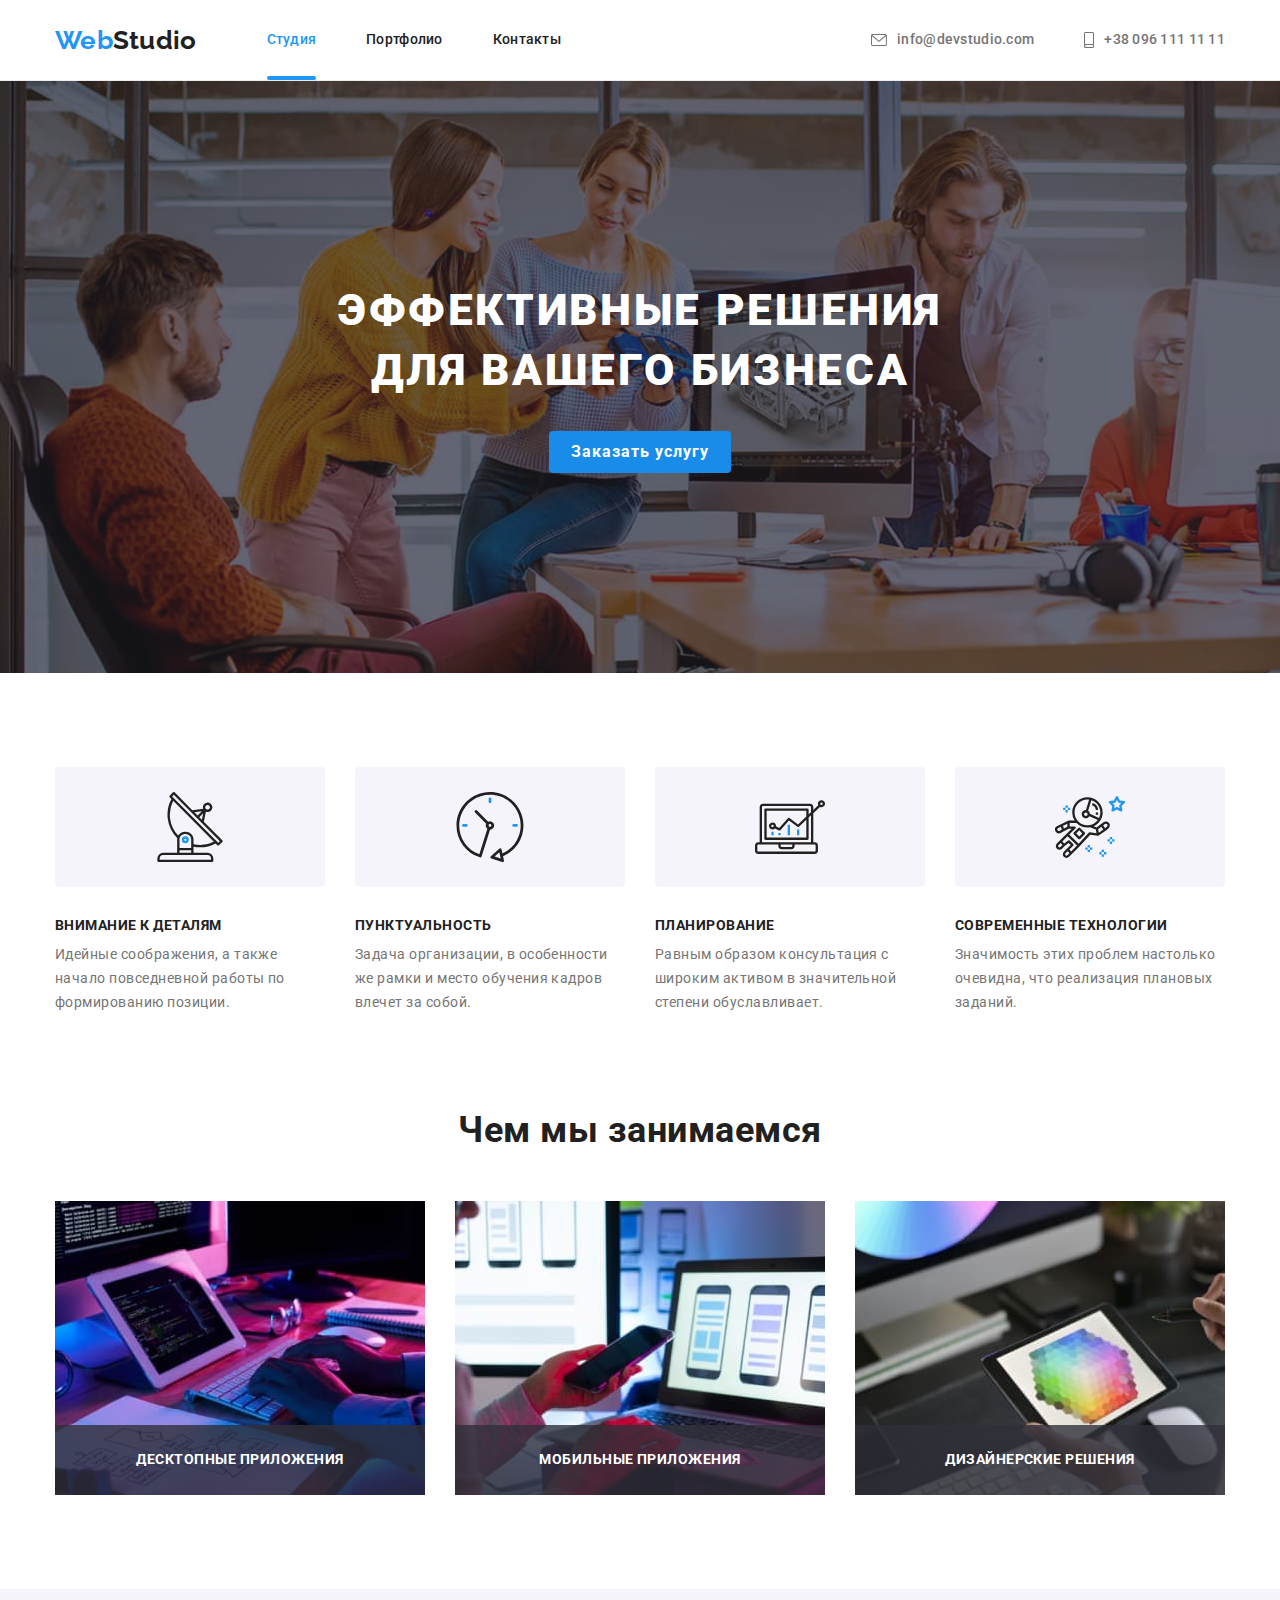
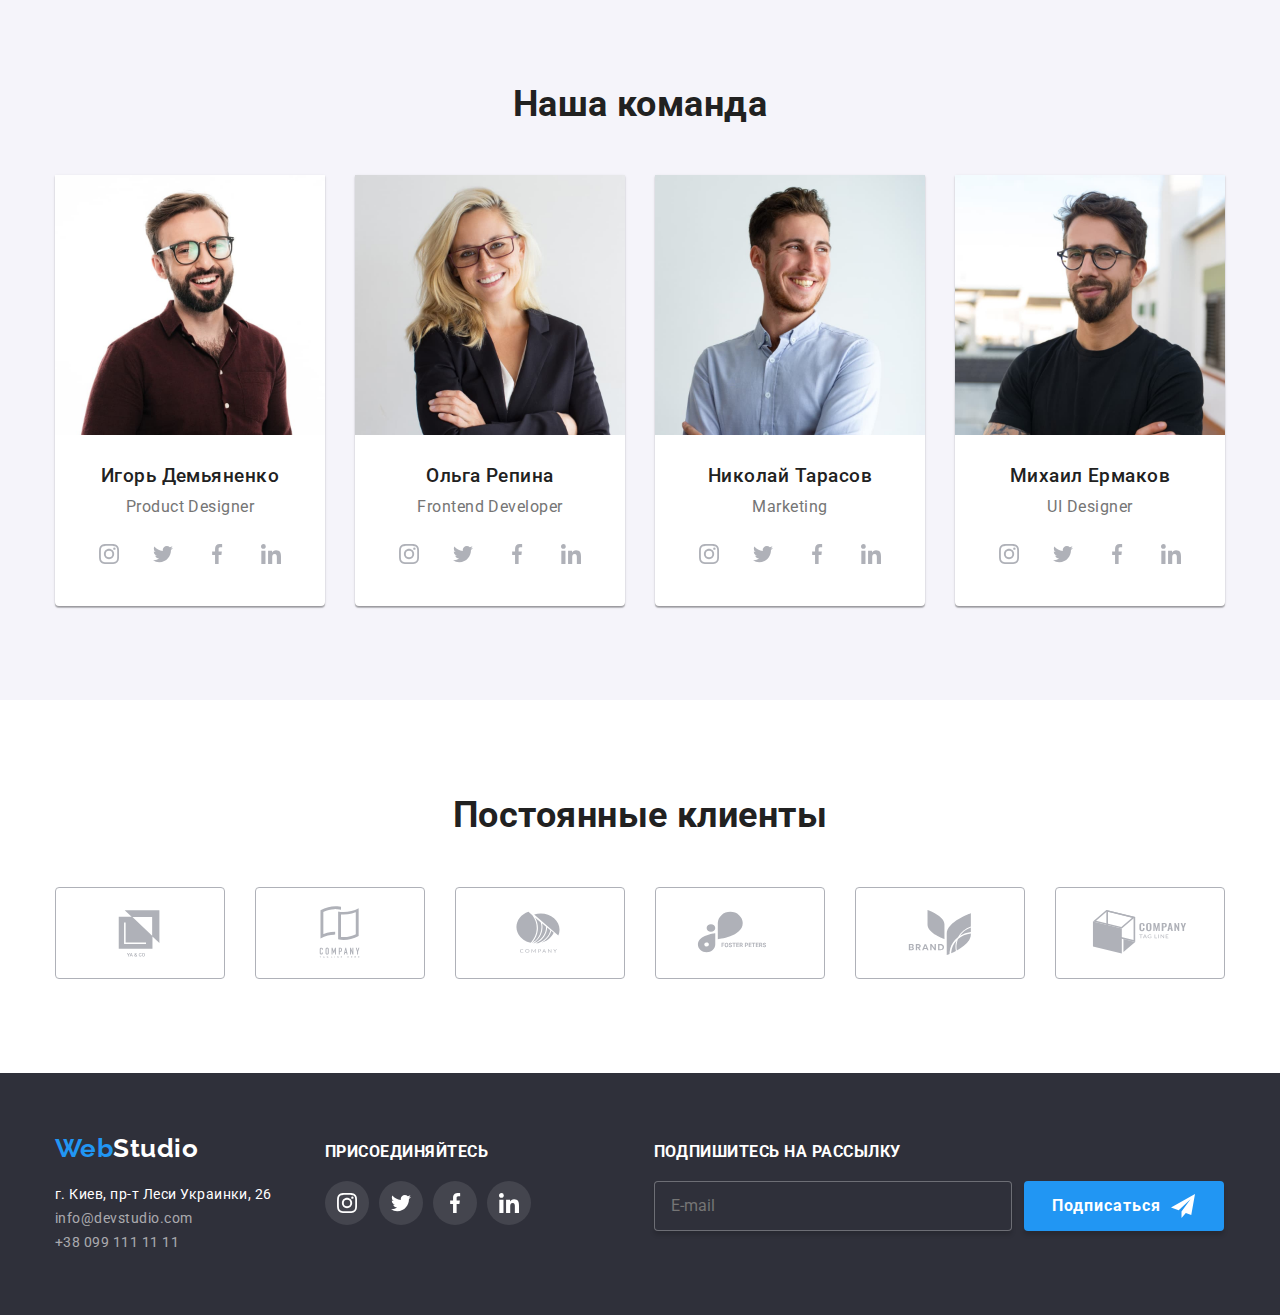
<file: index.html>
<!DOCTYPE html>
<html lang="ru">

<head>
    <meta charset="UTF-8">
    <meta http-equiv="X-UA-Compatible" content="IE=edge">
    <meta name="viewport" content="width=device-width, initial-scale=1.0">
    <title>Homework_2</title>
    <link rel="preconnect" href="https://fonts.gstatic.com">
    <link
        href="https://fonts.googleapis.com/css2?family=Raleway:wght@700&family=Roboto:wght@400;500;700;900&display=swap"
        rel="stylesheet">
    <link rel="stylesheet"
        href="https://cdnjs.cloudflare.com/ajax/libs/modern-normalize/0.6.0/modern-normalize.min.css" />
    <link rel="stylesheet" href="./css/styles.css">
</head>
<body>
    <header class="page-header">
       <div class="container ">
            <nav class="site-nav list">
                <a class="logo" href="./index.html"> <span>Web</span>Studio</a>
                <ul class="nav-list list">
                    <li class="nav-item">
                        <a class="link current" href="./index.html">Студия</a>
                    </li>
                    <li class="nav-item">
                        <a class="link" href="./portfolio.html">Портфолио</a>
                    </li>
                    <li class="nav-item">
                        <a class="link" href="#">Контакты</a>
                    </li>
                </ul>
            </nav>
            <ul class="contacts-list list">
              <li class="list-item">
                <a class="link" href="mailto:info@devstudio.com">
                  <svg class="contact-icon" width="16" height="12">
                    <use href="./images/symbol.svg#envelope"></use>
                      </svg> info@devstudio.com
                </a>
              </li>
              <li class="list-item">
                <a class="link" href="tel:+380961111111">
                  <svg class="contact-icon" width='10' height='16'>
                    <use href="./images/symbol.svg#smartphone"></use>
                  </svg> +38 096 111 11 11</a>
              </li>
            </ul>   
        </div>         
      </header>
    <main>
        <section class="hero">
            <div class="container">
                <div class="hero-position">
                    <h1 class="hero-title">Эффективные решения <br> для вашего бизнеса</h1>
                    <button data-modal-open class="hero-button" type="button">Заказать услугу</button>
                </div>
            </div>
        </section>
        <section class="advantages section">
            <div class="container">
                <!-- <h2>Преимущества (advantages)</h2> -->
                <ul class="advantages-list list">
                    <li class="advantages-item">
                        <div class="advantages-wrapper">
                            <svg class="advantages-icon" width='70' height='70'>
                                <use href="./images/symbol.svg#antenna"></use>
                            </svg>
                        </div>   
                        <h3 class="advantages-title">Внимание к деталям</h3>
                        <p class="advantages-text">Идейные соображения, а также начало повседневной работы по
                            формированию позиции.</p>
                    </li>

                    <li class="advantages-item">
                        <div class="advantages-wrapper">
                            <svg class="advantages-icon" width='70' height='70'>
                                <use href="./images/symbol.svg#clock"></use>
                            </svg>
                        </div>                        
                        <h3 class="advantages-title">Пунктуальность</h3>
                        <p class="advantages-text">Задача организации, в особенности же рамки и место обучения кадров
                            влечет за собой.</p>
                    </li>

                    <li class="advantages-item">
                        <div class="advantages-wrapper">
                            <svg class="advantages-icon" width='70' height='70'>
                                <use href="./images/symbol.svg#diagram"></use>
                            </svg>
                        </div>
                        <h3 class="advantages-title">Планирование</h3>
                        <p class="advantages-text">Равным образом консультация с широким активом в значительной степени
                            обуславливает.</p>
                    </li>

                    <li class="advantages-item">
                        <div class="advantages-wrapper">
                            <svg class="advantages-icon" width='70' height='70'>
                                <use href="./images/symbol.svg#astronaut"></use>
                            </svg>
                        </div>
                        <h3 class="advantages-title">Современные технологии</h3>
                        <p class="advantages-text">Значимость этих проблем настолько очевидна, что реализация плановых
                            заданий.</p>
                    </li>
                </ul>
            </div>
        </section>
        <section class="activity section">
            <div class="container">
                <h2 class="activity-title section-title">Чем мы занимаемся</h2>
                <ul class="activity-list list">
                    <li class="activity-item">
                        <img src="./images/img_1.jpg" alt="image_1" width="370">
                        <div class="activity-text-wrapper">
                          <p class="activity-text">Десктопные приложения</p>
                        </div>
                    </li>
                    <li class="activity-item">
                        <img src="./images/img_2.jpg" alt="image_2" width="370">
                        <div class="activity-text-wrapper">
                          <p class="activity-text">Мобильные приложения</p>
                        </div>  
                    </li>
                    <li class="activity-item">
                        <img src="./images/img_3.jpg" alt="image_3" width="370">
                        <div class="activity-text-wrapper">
                          <p class="activity-text">Дизайнерские решения</p>
                        </div>
                      </li>
                </ul>
            </div>
        </section> 
        <section class="team section">
            <div class="container">
                <h2 class="team-title section-title">Наша команда</h2>
                <ul class="team-list list">
                    <li class="team-item">
                        <img src="./images/person_1.jpg" alt="Игорь Демьяненко" width="270">
                        <h3 class="person-name">Игорь Демьяненко</h3>
                        <p class="person-position">Product Designer</p>
                        <ul class="social-list list">
                         <li class="social-item">
                            <a class="social-link" href="https://www.instagram.com/">
                              <svg class="social-icon" width='20' height='20'>
                                <use href="./images/symbol.svg#instagram"></use>
                              </svg>
                            </a>
                          </li>
                          <li class="social-item">
                            <a class="social-link" href="https://twitter.com">
                              <svg class="social-icon" width='20' height='20'>
                                <use href="./images/symbol.svg#twitter"></use>
                              </svg>
                            </a>
                          </li>
                          <li class="social-item">
                            <a class="social-link" href="https://www.facebook.com/">
                              <svg class="social-icon" width='20' height='20'>
                                <use href="./images/symbol.svg#facebook"></use>
                              </svg>
                            </a>
                          </li>
                          <li class="social-item">
                            <a class="social-link" href="https://www.linkedin.com/">
                              <svg class="social-icon" width='20' height='20'>
                                <use href="./images/symbol.svg#linkedin"></use>
                              </svg>
                            </a>
                          </li>
                        </ul>
                    </li>
                    <li class="team-item">
                        <img src="./images/person_2.jpg" alt="Ольга Репина" width="270">
                        <h3 class="person-name">Ольга Репина</h3>
                        <p class="person-position">Frontend Developer</p>
                        <ul class="social-list list">
                         <li class="social-item">
                            <a class="social-link" href="https://www.instagram.com/">
                              <svg class="social-icon" width='20' height='20'>
                                <use href="./images/symbol.svg#instagram"></use>
                              </svg>
                            </a>
                          </li>
                          <li class="social-item">
                            <a class="social-link" href="https://twitter.com">
                              <svg class="social-icon" width='20' height='20'>
                                <use href="./images/symbol.svg#twitter"></use>
                              </svg>
                            </a>
                          </li>
                          <li class="social-item">
                            <a class="social-link" href="https://www.facebook.com/">
                              <svg class="social-icon" width='20' height='20'>
                                <use href="./images/symbol.svg#facebook"></use>
                              </svg>
                            </a>
                          </li>
                          <li class="social-item">
                            <a class="social-link" href="https://www.linkedin.com/">
                              <svg class="social-icon" width='20' height='20'>
                                <use href="./images/symbol.svg#linkedin"></use>
                              </svg>
                            </a>
                          </li>
                        </ul>
                    </li>
                    <li class="team-item">
                        <img src="./images/person_3.jpg" alt="Николай Тарасов" width="270">
                        <h3 class="person-name">Николай Тарасов</h3>
                        <p class="person-position">Marketing</p>
                        <ul class="social-list list">
                         <li class="social-item">
                            <a class="social-link" href="https://www.instagram.com/">
                              <svg class="social-icon" width='20' height='20'>
                                <use href="./images/symbol.svg#instagram"></use>
                              </svg>
                            </a>
                          </li>
                          <li class="social-item">
                            <a class="social-link" href="https://twitter.com">
                              <svg class="social-icon" width='20' height='20'>
                                <use href="./images/symbol.svg#twitter"></use>
                              </svg>
                            </a>
                          </li>
                          <li class="social-item">
                            <a class="social-link" href="https://www.facebook.com/">
                              <svg class="social-icon" width='20' height='20'>
                                <use href="./images/symbol.svg#facebook"></use>
                              </svg>
                            </a>
                          </li>
                          <li class="social-item">
                            <a class="social-link" href="https://www.linkedin.com/">
                              <svg class="social-icon" width='20' height='20'>
                                <use href="./images/symbol.svg#linkedin"></use>
                              </svg>
                            </a>
                          </li>
                        </ul>
                    </li>
                    <li class="team-item">
                        <img src="./images/person_4.jpg" alt="Михаил Ермаков" width="270">
                        <h3 class="person-name">Михаил Ермаков</h3>
                        <p class="person-position">UI Designer</p>
                        <ul class="social-list list">
                         <li class="social-item">
                            <a class="social-link" href="https://www.instagram.com/">
                              <svg class="social-icon" width='20' height='20'>
                                <use href="./images/symbol.svg#instagram"></use>
                              </svg>
                            </a>
                          </li>
                          <li class="social-item">
                            <a class="social-link" href="https://twitter.com">
                              <svg class="social-icon" width='20' height='20'>
                                <use href="./images/symbol.svg#twitter"></use>
                              </svg>
                            </a>
                          </li>
                          <li class="social-item">
                            <a class="social-link" href="https://www.facebook.com/">
                              <svg class="social-icon" width='20' height='20'>
                                <use href="./images/symbol.svg#facebook"></use>
                              </svg>
                            </a>
                          </li>
                          <li class="social-item">
                            <a class="social-link" href="https://www.linkedin.com/">
                              <svg class="social-icon" width='20' height='20'>
                                <use href="./images/symbol.svg#linkedin"></use>
                              </svg>
                            </a>
                          </li>
                        </ul>
                    </li>
                </ul>
            </div>
        </section>
        <section class="clients section">
            <div class="container">
                <h2 class="clients-title section-title">Постоянные клиенты</h2>
                <ul class="clients-list list">
                  <li class="clients-item">
                      <a class="clients-link" href="">
                        <svg class="clients-icon" width='106' height='60'>
                          <use href="./images/symbol.svg#logo-1"></use>
                        </svg>
                      </a>
                  </li>
                  <li class="clients-item">
                      <a class="clients-link" href="">
                        <svg class="clients-icon" width='106' height='60'>
                          <use href="./images/symbol.svg#logo-2"></use>
                        </svg>
                      </a>
                  </li>
                  <li class="clients-item">
                      <a class="clients-link" href="">
                        <svg class="clients-icon" width='106' height='60'>
                          <use href="./images/symbol.svg#logo-3"></use>
                        </svg>
                      </a>
                  </li>
                  <li class="clients-item">
                      <a class="clients-link" href="">
                        <svg class="clients-icon" width='106' height='60'>
                          <use href="./images/symbol.svg#logo-4"></use>
                        </svg>
                      </a>
                  </li>
                  <li class="clients-item">
                      <a class="clients-link" href="">
                        <svg class="clients-icon" width='106' height='60'>
                          <use href="./images/symbol.svg#logo-5"></use>
                        </svg>
                      </a>
                  </li>
                  <li class="clients-item">
                      <a class="clients-link" href="">
                        <svg class="clients-icon" width='106' height='60'>
                          <use href="./images/symbol.svg#logo-6"></use>
                        </svg>
                      </a>
                  </li>
                </ul>
            </div>
        </section>
    </main>
      <footer>
        <div class="container">
          <div class="footer-left">
            <a class="logo" href="./index.html"> <span>Web</span>Studio</a>
            <address>
                <p>г. Киев, пр-т Леси Украинки, 26</p>
                <a href="mailto:info@devstudio.com">info@devstudio.com</a> <br>
                <a href="tel:+380991111111">+38 099 111 11 11</a>
            </address>
          </div>
          <div class="action">
              <p class="action-title">присоединяйтесь</p>
              <ul class="social-list list">
                <li class="social-item">
                  <a class="social-link" href="https://www.instagram.com/">
                    <svg class="social-icon" width='20' height='20'>
                      <use href="./images/symbol.svg#instagram"></use>
                    </svg>
                  </a>
                </li>
                <li class="social-item">
                  <a class="social-link" href="https://twitter.com">
                     <svg class="social-icon" width='20' height='20'>
                      <use href="./images/symbol.svg#twitter"></use>
                      </svg>
                  </a>
                </li>
                <li class="social-item">
                  <a class="social-link" href="https://www.facebook.com/">
                    <svg class="social-icon" width='20' height='20'>
                      <use href="./images/symbol.svg#facebook"></use>
                    </svg>
                  </a>
                </li>
                <li class="social-item">
                  <a class="social-link" href="https://www.linkedin.com/">
                    <svg class="social-icon" width='20' height='20'>
                        <use href="./images/symbol.svg#linkedin"></use>
                    </svg>
                  </a>
                </li>
              </ul>
          </div>
          <div class="subscription">
            <p class="subscription-title">Подпишитесь на рассылку</p>
            <form class="subscription-form">
              <div class="subscription-wrapper">
                  <label class="subscription-form-field">
                    <input class="subscription-form-input" name="user-subscription" type="text" placeholder="E-mail">
                  </label>
                  <button class="subscription-btn" type="submit">Подписаться
                   <svg class="subscription-icon" width='24' height='24'>
                    <use href="./images/symbol.svg#send"></use>
                   </svg>
                  </button>
              </div>
            </form>
          </div>
        </div>
      </footer>

    <div data-modal class="backdrop is-hidden">
      <div data-modal class="modal">
        <button data-modal-close class="hero-btn-close" type="button">
          <svg width='18' height='18'>
            <use href="./images/symbol.svg#close"></use>
          </svg>
        </button>
        <b class="modal-title">Оставьте свои данные, мы вам перезвоним</b>
        <form class="modal-form" action="#">
          <label class="modal-form-field">
            Имя
            <span class="modal-form-field-wrapper">
              <input class="modal-form-input" type="text" name="user-name">
              <svg class="form-icon" width='12' height='12'>
                <use href="./images/symbol.svg#person"></use>
              </svg>
            </span>
          </label>
          <label class="modal-form-field">
            Телефон
            <span class="modal-form-field-wrapper">
              <input class="modal-form-input" type="tel" name="user-phone">
                <svg class="form-icon" width='13' height='13'>
                  <use href="./images/symbol.svg#phone"></use>
                </svg>
            </span>
          </label>
          <label class="modal-form-field">
            Почта
            <span class="modal-form-field-wrapper">
            <input class="modal-form-input" type="email" name="user-email">
                <svg width='15' height='12' class="form-icon">
                  <use href="./images/symbol.svg#email"></use>
                </svg>
             </span>
          </label>
          <label class="modal-form-field">
            Комментарий 
            <textarea class="modal-form-message" name="user-message" placeholder="Введите текст"></textarea>
          </label>
          <label class="modal-form-field checkbox-area">
            <input class="modal-form-term visually-hidden" type="checkbox" name="user-policy" id="user-policy">
            <span class="modal-form-icon"></span>
              Соглашаюсь с рассылкой и принимаю &nbsp;
            <a class="modal-form-term-link" href="">Условия договора</a>
          </label>
          <button class="modal-form-btn" type="submit">Отправить</button>
        </form> 
      </div>
    </div>
    <script src="./js/modal.js"></script>
</body>
</html>
</file>
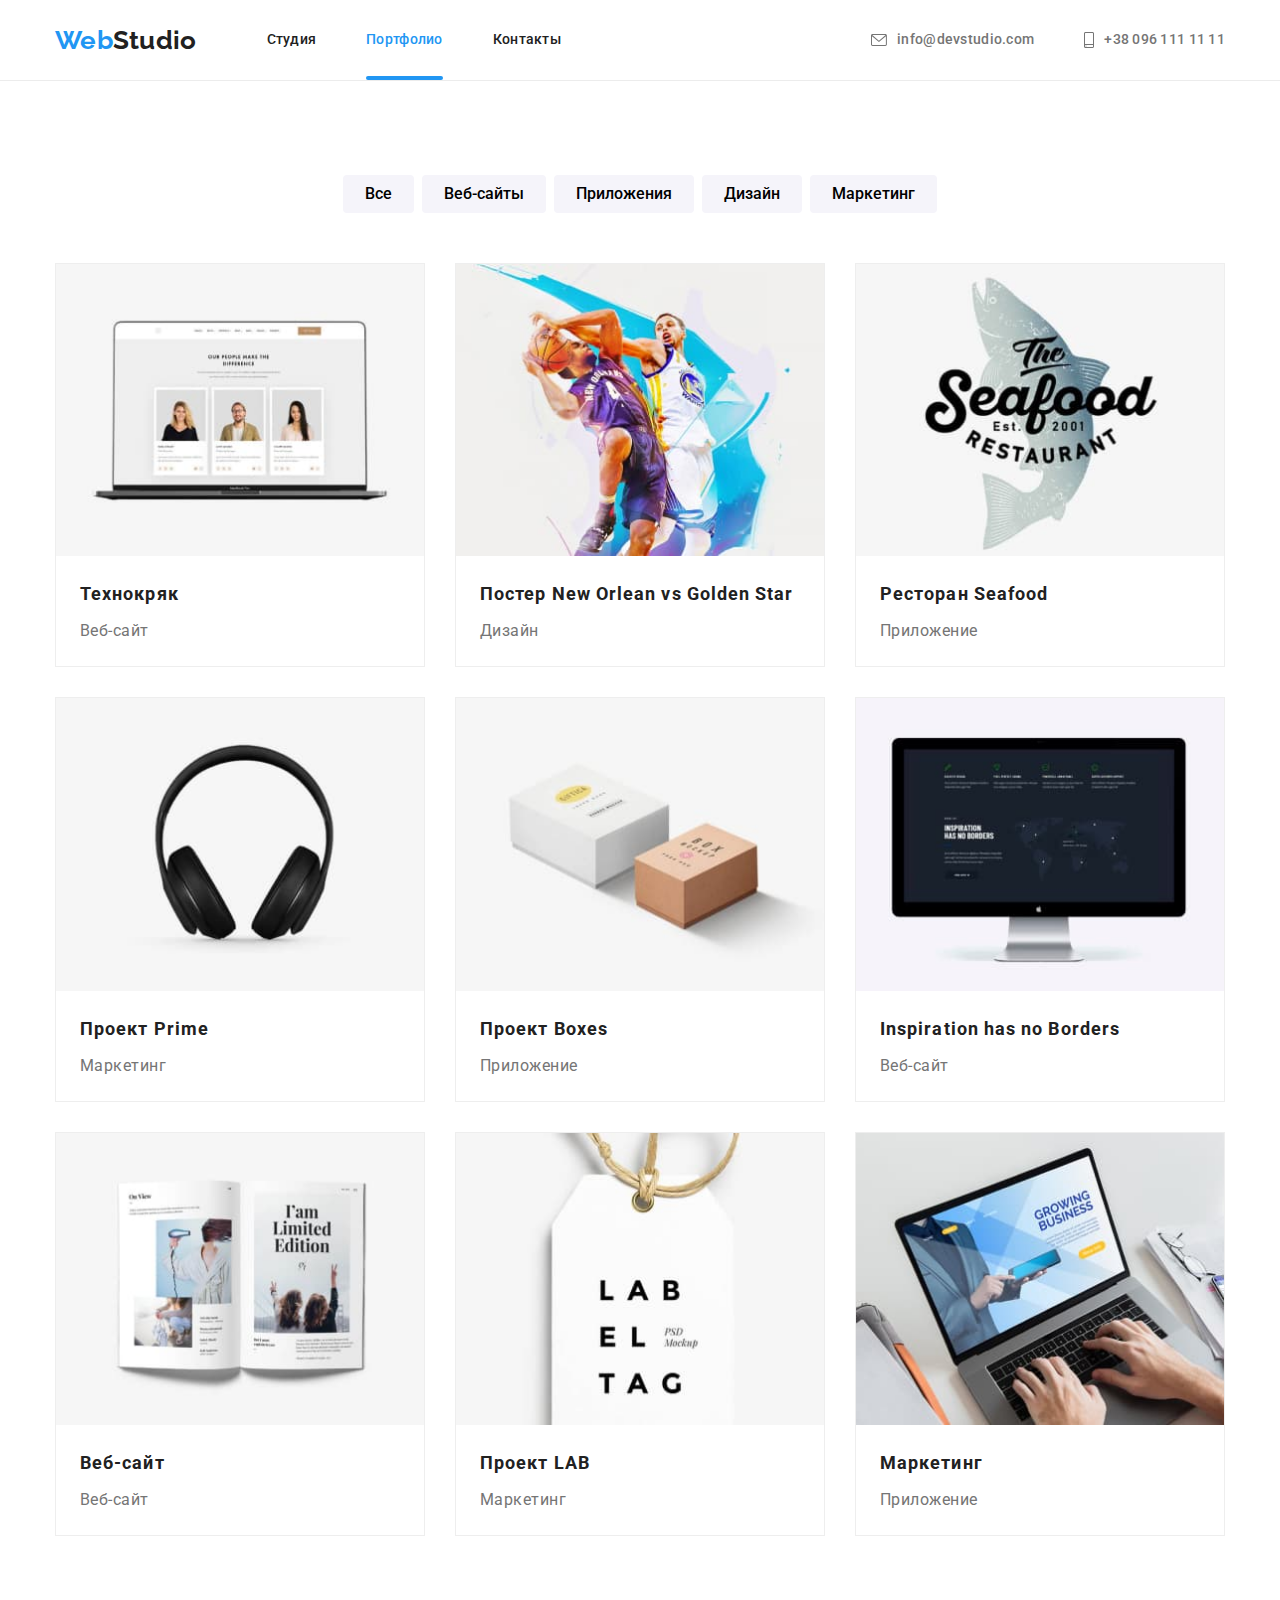
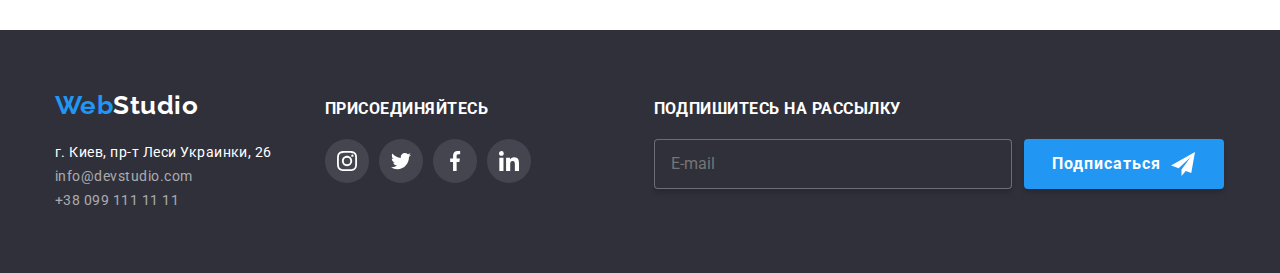
<file: portfolio.html>
<!DOCTYPE html>
<html lang="en">

<head>
    <meta charset="UTF-8">
    <meta http-equiv="X-UA-Compatible" content="IE=edge">
    <meta name="viewport" content="width=device-width, initial-scale=1.0">
    <title>portfolio</title>
    <link rel="preconnect" href="https://fonts.gstatic.com">
    <link href="https://fonts.googleapis.com/css2?family=Raleway:wght@700&family=Roboto:wght@400;500;700;900&display=swap"
            rel="stylesheet">
    <link rel="stylesheet" href="https://cdnjs.cloudflare.com/ajax/libs/modern-normalize/0.6.0/modern-normalize.min.css" />
    <link rel="stylesheet" href="./css/styles.css">

</head>

<body>
    <header class="page-header">
        <div class="container">
            <nav class="site-nav list">
              <a class="logo" href="./index.html"> <span>Web</span>Studio</a>
              <ul class="nav-list list">
                  <li class="nav-item">
                      <a class="link" href="./index.html">Студия</a>
                  </li>
                  <li class="nav-item">
                      <a class="link current" href="./portfolio.html">Портфолио</a>
                  </li> 
                  <li class="nav-item">
                      <a class="link" href="#">Контакты</a>
                  </li>
              </ul>
            </nav>
            <ul class="contacts-list">
              <li class="list-item">
                <a class="link" href="mailto:info@devstudio.com">
                  <svg class="contact-icon" width="16" height="12">
                    <use href="./images/symbol.svg#envelope"></use>
                  </svg> info@devstudio.com</a>
              </li>
                <li class="list-item">
                  <a class="link" href="tel:+380961111111">
                    <svg class="contact-icon" width='10' height='16'>
                      <use href="./images/symbol.svg#smartphone"></use>
                    </svg> +38 096 111 11 11</a>
                </li>
            </ul>
        </div>
    </header>
    <main>
        <section class="portfolio section">
          <div class="container">
                <!-- <h1>Портфолио</h1> -->
                <!-- <h2>Навигация</h2> -->
                <ul class="filter-list list">
                    <li class="filter-item"> 
                        <button class="filter-button" type="button">Все</button>
                    </li>
                    <li class="filter-item">
                        <button class="filter-button" type="button">Веб-сайты</button>
                    </li>
                    <li class="filter-item">
                        <button class="filter-button" type="button">Приложения</button>
                    </li>
                    <li class="filter-item">
                        <button class="filter-button" type="button">Дизайн</button>
                    </li>
                    <li class="filter-item">
                        <button class="filter-button" type="button">Маркетинг</button>
                    </li>
                </ul>
                <ul class="portfolio-list list">
                    <li class="portfolio-item">
                        <a tabindex="0" class="card">
                          <div class="card-thumb">
                            <img src="./images/portfolio/img.jpg" alt="ноутбук с вкладкой"  width="370">
                                <div class="portfolio-actions">
                                  <p class="portfolio-actions-text">
                                    Технокряк это современная площадка распространения коронавируса. Компании используют эту платформу для цифрового шпионажа и атак на защищённые сервера конкурентов.
                                  </p>
                                </div>
                           </div>
                            <div class="card-content">
                                <h3 class="portfolio-title">Технокряк</h3>
                                <p class="portfolio-discription">Веб-сайт</p>
                          </div>
                        </a>
                    </li>
                        <li class="portfolio-item">
                            <a tabindex="0" class="card">
                            <div class="card-thumb">
                                 <img src="./images/portfolio/img-1.jpg" alt="постер" width="370">
                            </div>
                            <div class="card-content">
                                 <h3 class="portfolio-title">Постер New Orlean vs Golden Star</h3>
                                 <p class="portfolio-discription">Дизайн</p> 
                            </div>
                            </a>
                         </li>
                        <li class="portfolio-item">
                             <a tabindex="0" class="card">
                             <div class="card-thumb">
                                <img src="./images/portfolio/img-2.jpg" alt="логотип ресторана" width="370">
                             </div>
                            <div class="card-content">
                                <h3 class="portfolio-title">Ресторан Seafood</h3>
                                <p class="portfolio-discription">Приложение</p>
                            </div>
                            </a>
                        </li>
                        <li class="portfolio-item">
                            <a tabindex="0" class="card">
                            <div class="card-thumb">
                                <img src="./images/portfolio/img-3.jpg" alt="наушники" width="370">
                            </div>
                            <div class="card-content">
                                <h3 class="portfolio-title">Проект Prime</h3>
                                <p class="portfolio-discription">Маркетинг</p>
                            </div>
                            </a>
                        </li>
                        <li class="portfolio-item">
                            <a tabindex="0" class="card">
                            <div class="card-thumb">
                                 <img src="./images/portfolio/img-4.jpg" alt="две коробочки" width="370">
                            </div>
                            <div class="card-content">
                                <h3 class="portfolio-title">Проект Boxes</h3>
                                <p class="portfolio-discription">Приложение</p>
                            </div>
                            </a>
                        </li>
                         <li class="portfolio-item">
                            <a tabindex="0" class="card">
                            <div class="card-thumb">
                                 <img src="./images/portfolio/img-5.jpg" alt="монитор" width="370">
                            </div>
                            <div class="card-content">
                                <h3 class="portfolio-title">Inspiration has no Borders</h3>
                                 <p class="portfolio-discription">Веб-сайт</p>
                            </div>
                            </a>
                        </li>
                         <li class="portfolio-item">
                            <a tabindex="0" class="card">
                            <div class="card-thumb">
                                 <img src="./images/portfolio/img-6.jpg" alt="монитор" width="370">
                            </div>
                            <div class="card-content">
                                <h3 class="portfolio-title">Веб-сайт</h3>
                                 <p class="portfolio-discription">Веб-сайт</p>
                            </div>
                            </a>
                        </li>
                         <li class="portfolio-item">
                            <a tabindex="0" class="card">
                            <div class="card-thumb">
                                 <img src="./images/portfolio/img-7.jpg" alt="бирка" width="370">
                            </div>
                            <div class="card-content">
                                <h3 class="portfolio-title">Проект LAB</h3>
                                 <p class="portfolio-discription">Маркетинг</p>
                            </div>
                            </a>
                        </li>
                         <li class="portfolio-item">
                            <a tabindex="0" class="card">
                            <div class="card-thumb">
                                 <img src="./images/portfolio/img-8.jpg" alt="ноутбук" width="370">
                            </div>
                            <div class="card-content">
                                <h3 class="portfolio-title">Маркетинг</h3>
                                 <p class="portfolio-discription">Приложение</p>
                            </div>
                            </a>
                        </li>
                </ul>
          </div>
         </section>
    </main>
      <footer>
        <div class="container">
          <div class="footer-left">
            <a class="logo" href="./index.html"> <span>Web</span>Studio</a>
            <address>
                <p>г. Киев, пр-т Леси Украинки, 26</p>
                <a href="mailto:info@devstudio.com">info@devstudio.com</a> <br>
                <a href="tel:+380991111111">+38 099 111 11 11</a>
            </address>
          </div>
          <div class="action">
              <p class="action-title">присоединяйтесь</p>
              <ul class="social-list list">
                <li class="social-item">
                  <a class="social-link" href="https://www.instagram.com/">
                    <svg class="social-icon" width='20' height='20'>
                      <use href="./images/symbol.svg#instagram"></use>
                    </svg>
                  </a>
                </li>
                <li class="social-item">
                  <a class="social-link" href="https://twitter.com">
                     <svg class="social-icon" width='20' height='20'>
                      <use href="./images/symbol.svg#twitter"></use>
                      </svg>
                  </a>
                </li>
                <li class="social-item">
                  <a class="social-link" href="https://www.facebook.com/">
                    <svg class="social-icon" width='20' height='20'>
                      <use href="./images/symbol.svg#facebook"></use>
                    </svg>
                  </a>
                </li>
                <li class="social-item">
                  <a class="social-link" href="https://www.linkedin.com/">
                    <svg class="social-icon" width='20' height='20'>
                        <use href="./images/symbol.svg#linkedin"></use>
                    </svg>
                  </a>
                </li>
              </ul>
          </div>
          <div class="subscription">
            <p class="subscription-title">Подпишитесь на рассылку</p>
            <form class="subscription-form">
              <div class="subscription-wrapper">
                  <label class="subscription-form-field">
                    <input class="subscription-form-input" name="user-subscription" type="text" placeholder="E-mail">
                  </label>
                  <button class="subscription-btn" type="submit">Подписаться
                   <svg class="subscription-icon" width='24' height='24'>
                    <use href="./images/symbol.svg#send"></use>
                   </svg>
                  </button>
              </div>
            </form>
          </div>
        </div>
      </footer>
</body>

</html>
</file>
<file: css/styles.css>
:root {
    --accent-color: #2196F3;
    --primary-text-color: #212121;
    --primary-white-color: #FFFFFF;
    --primary-grey-color: #757575;
    --advantages-gap: 30px;
    --icons-color:#AFB1B8;
}

body {
    color: var(--primary-text-color);

    font-family: 'Roboto','Times New Roman', sans-serif;
    letter-spacing: 0.03em; 
}

/* =============START css reset============= */
h1,
h2,
h3,
h4,
h5,
h6,
p {
  margin: 0;
}

ul,
ol {
  margin: 0;
  padding: 0;
}

img {
  display: block;
  max-width: 100%;
  height: auto;
}

/* =============END css reset============= */

/* =============START components============= */
.section {
    padding-top: 94px;
    padding-bottom: 94px;
}

.container {
  width: 1200px;
  padding-left: 15px;
  padding-right: 15px;
  margin-left: auto;
  margin-right: auto;
}

.list {
  list-style: none;
}

.link {

  padding-top: 32px;
  padding-bottom: 32px;
  
  display: flex;
  
  text-decoration: none;
  align-items: center;
  color: var(--primary-text-color);
}

.visually-hidden {
  position: absolute !important;
  clip: rect(1px 1px 1px 1px); /* IE6, IE7 */
  clip: rect(1px, 1px, 1px, 1px);
  padding: 0 !important;
  border: 0 !important;
  height: 1px !important;
  width: 1px !important;
  overflow: hidden;
}


/* =============END components============= */


/* =============START header============= */

.page-header {
    border-bottom: 1px solid #ECECEC;
}

.page-header .container {
    display: flex;
}

.site-nav {
    display: flex;
    align-items: center;
    
    font-weight: 500;
    font-size: 14px;
    letter-spacing: 0.02em;
    line-height: 1.14; 
    list-style: none
}

.logo {
    color: var(--primary-text-color);

    font-family: 'Raleway', sans-serif;
    font-weight: 700;
    font-size: 26px;
    line-height: 1.19;
    text-decoration: none;
   
}

.logo > span {
    color: var(--accent-color);
}


.nav-list {
    display: flex;
    margin-left: 70px;   
}

.nav-item {
    display: flex;
}

.nav-list .nav-item + .nav-item {
    margin-left: 50px;
}

.list-item {
    display: flex;
    align-items: center;

    fill: var(--primary-grey-color);
}

.list-item .link {
    color: var(--primary-grey-color);
}

.link.current {
    color: var(--accent-color);
}

.link.current::after {
    content:"";
    height: 4px;
    width: 100%;
    /* margin-top: 39px; */
    left: 0;
    bottom: 0;
    background-color: var(--accent-color);
    border-radius: 2px;
    position: absolute;
}

.link:hover,    
.link:focus {
    color: var(--accent-color);
    fill: var(--accent-color);

    transition-property: color, fill;
    transition-duration:250ms;
    transition-timing-function:cubic-bezier(0.4, 0, 0.2, 1);
}

.nav-item {
    position: relative;
}

.contacts-list {
    display: flex;
    align-items: center;
    margin-left: auto;

    font-weight: 500;
    font-size: 14px;
    line-height: 1.14;
    letter-spacing: 0.02em;
}

.contacts-list .list-item + .list-item {
    margin-left: 50px;
}

.contact-icon {
    display: flex;
    text-align: center;
    margin-right: 10px;
}


/* =============END header============= */

/* =============START main============= */
    /* =============START hero============= */
.hero {
  padding-top: 200px;
  padding-bottom: 200px;

  background-image: linear-gradient(
    rgba(47, 48, 58, 0.4),
    rgba(47, 48, 58, 0.4)
    ),
  url("../images/hero/bg-hero.jpg");
  background-repeat: no-repeat;
  background-size: cover;

  max-width: 1600px;
  margin: 0 auto;
    
}

.hero-title {
    color: var(--primary-white-color);
    margin-bottom: 30px;

    font-size: 44px;
    font-weight: 900;
    line-height: 1.36;
    letter-spacing: 0.06em;
    text-align: center;
    text-transform: uppercase;
}

.hero-position     {
    text-align: center; 
}

.hero-button {
    padding: 6px 22px;

    color: var(--primary-white-color);
    border: 0;
    border-radius: 4px;
    background-color: #188CE8;

    font-size: 16px;
    font-weight: 700;
    line-height: 1.88;
    letter-spacing: 0.06em;
}

.hero-button:hover {
    background-color: var(--accent-color);
    cursor: pointer;

    transition-property: background-color;
    transition-duration:250ms;
    transition-timing-function:cubic-bezier(0.4, 0, 0.2, 1);
}


/* =============END hero============= */
/* =============START advantages===== */

.advantages-list {
    display: flex;;
    flex-wrap: wrap;
    margin-top: calc(-1 * var(--advantages-gap));
    margin-left: calc(-1 * var(--advantages-gap));
}

.advantages-item {
    flex-basis: calc(100% / 4 - var(--advantages-gap));
    margin-left: var(--advantages-gap);
    margin-top: var(--advantages-gap);
}

.advantages-wrapper {
    display: flex;
    justify-content: center;
    align-items: center;
    min-height: 120px;
    background-color: #F5F4FA;
    border-radius: 4px;
}

.advantages-title {
    margin-top: 30px;
    margin-bottom: 10px;

    font-size: 14px;
    line-height: 1.17;
    text-transform: uppercase;
}

.advantages-text {
    color: var(--primary-grey-color);

    font-size: 14px;
    font-weight: 400;
    line-height: 1.71;    
}
/* =============END advantages===== */
/* =============START activity===== */

.activity {
    padding-top:0;
}

.section-title  {
    margin-bottom: 50px;

    font-size: 36px;
    font-weight: 700;
    line-height: 1.17;
    text-align: center;
}

.activity-list {
    display: flex;
    flex-wrap: wrap;
    margin-top: calc( -1 * var(--advantages-gap));
    margin-left: calc( -1 * var(--advantages-gap));
}

.activity-item {
    position: relative;

    flex-basis: calc(100% / 3 - var(--advantages-gap));
    margin-left: var(--advantages-gap);
    margin-top: var(--advantages-gap);
}

.activity-text-wrapper {
    display: flex;
    justify-content: center;
    align-items: center;
    position: absolute;
    bottom: 0;
    left: 0;
    height: 70px;
    width: 100%;
    background: rgba(47, 48, 58, 0.8);
}

.activity-text {
    color:var(--primary-white-color);
    font-style: normal;
    font-weight: 700;
    font-size: 14px;
    line-height: 1.14;
    text-transform: uppercase;
}
/* =============END activity===== */

/* =============START team===== */
.team {
    background-color: #F5F4FA;
}

.team-list {
    display: flex;
    flex-wrap: wrap;
    margin-top: calc(-1 * var(--advantages-gap));
    margin-left: calc(-1 * var(--advantages-gap));

    font-size: 16px;
    line-height: 1.19;    
}

.team-item {
    flex-basis: calc(100% / 4 - var(--advantages-gap));
    margin-left: var(--advantages-gap);
    margin-top: var(--advantages-gap);

    box-shadow: 0px 1px 3px rgba(0, 0, 0, 0.12), 0px 1px 1px rgba(0, 0, 0, 0.14), 0px 2px 1px rgba(0, 0, 0, 0.2);
    border-radius: 0px 0px 4px 4px;
    background-color: var(--primary-white-color);

    text-align: center;
}

.person-name {
    font-weight: 500;
    margin-top: 30px;
    margin-bottom: 10px;
}

.person-position {
    font-weight: 400;
    color: var(--primary-grey-color);
}

.social-list {
    display: flex;
    justify-content: center;
    padding: 16px 0 30px;
}

.social-link {
    display: flex;
    justify-content: center;
    align-items: center;

    width: 44px;
    height: 44px;
    border-radius: 50%;

    background-color:rgba(255, 255, 255, 0.1);    
}

.social-icon {
    fill: var(--icons-color);
}

.social-link:hover,
.social-link:focus {    
    background-color: var(--accent-color);
    border-radius: 50%;
    
    transition-property: background-color;
    transition-duration:250ms;
    transition-timing-function:cubic-bezier(0.4, 0, 0.2, 1);
}

.social-link:hover .social-icon,
.social-link:focus .social-icon {
    fill: var(--primary-white-color);

    transition-property: fill;
    transition-duration:250ms;
    transition-timing-function:cubic-bezier(0.4, 0, 0.2, 1);
}

.social-item:not(:first-child) {
    margin-left: 10px;
}

/* =============END team===== */

/* =============START clients===== */

.clients-list {
    display: flex;
    flex-wrap: wrap;
    margin-top: calc(-1 * var(--advantages-gap));
    margin-left: calc(-1 * var(--advantages-gap));
}

.clients-item {
    flex-basis: calc(100% / 6 - var(--advantages-gap));
    margin-top: var(--advantages-gap);
    margin-left: var(--advantages-gap);
}

.clients-link {
    display: flex;
    justify-content: center;
    align-items: center;

    width: 100%;
    height: 92px;
    
    border: 1px solid #AFB1B8;
    border-radius: 4px;
}

.clients-icon {
    fill: var(--icons-color);
}


.clients-link:hover,
.clients-link:focus {
    border: 1px solid var(--accent-color);
    border-radius: 4px;
    fill: var(--accent-color);

    transition-property: fill;
    transition-duration:250ms;
    transition-timing-function:cubic-bezier(0.4, 0, 0.2, 1);
}

.clients-link:hover .clients-icon,
.clients-link:focus .clients-icon {
    fill: var(--accent-color);

    transition-property: fill;
    transition-duration:250ms;
    transition-timing-function:cubic-bezier(0.4, 0, 0.2, 1);
}

/* =============END clients===== */
/* =============END main===== */

/* =============START footer===== */
footer {
    display: flex;
    
    background: #2F303A;
    padding-top: 60px;
    padding-bottom: 60px;
}

footer .container {
    display: flex;
}

.footer-left {
  flex-basis: calc((50% - 45px) / 2);
}

footer .logo {
    color: var(--primary-white-color);
}

address {

    color: var(--primary-white-color);
    margin-top: 20px;

    font-size: 14px;
    font-style: normal;
    font-weight: 400;
    line-height: 1.71;

}

address > a {
    margin-top: 9px;

    text-decoration: none;
    color: rgba(255, 255, 255, 0.6);
}

address > p {
    margin: 0px;
}

footer .social-icon {
  fill: var(--primary-white-color);
}
  
.subscription {
  flex-basis: calc(50% - 15px);

  margin-top: 10px;

  width: 570px;
  height: 96px;
}


.subscription-wrapper {
  display: flex;
  justify-content: space-between;
}

.subscription-form-input {
  
  height: 50px;
  width: 358px;

  border: 1px solid rgba(255, 255, 255, 0.3);
  box-shadow: 0px 4px 4px rgba(0, 0, 0, 0.15);
  border-radius: 4px;
  background-color: #2F303A;

  /* padding-top: 15px; */
  padding-left: 16px;
  /* padding-bottom: 24px; */

  font-size: 16px;
  line-height: 1.25;
  color: rgba(255, 255, 255, 0.6);

  outline: none;
}

.subscription-form-input:hover,
.subscription-form-input:focus {
  border-color: var(--accent-color);
  transition-property: border-color;
  transition-duration:250ms;
  transition-timing-function:cubic-bezier(0.4, 0, 0.2, 1);
}

.subscription-btn {
  display: flex;
  justify-content: center;
  align-items: center;

  width: 200px;
  height: 50px;
  
  background: var(--accent-color);
  box-shadow: 0px 4px 4px rgba(0, 0, 0, 0.15);
  border-radius: 4px;
  border: 0;

  font-size: 16px;
  line-height: 1.87;
  font-weight: 700;
  letter-spacing: 0.06em;
  color: var(--primary-white-color);
}

.subscription-icon {
  margin-left: 10px;
  fill: var(--primary-white-color);
  vertical-align: middle;
}


/* =============END footer===== */

/* =============BACKDROP===== */
.backdrop {
  position: fixed;
  top: 0;
  left: 0;
  width: 100%;
  height: 100%;
  background-color: rgba(0, 0, 0, 0.5);

  opacity: 1;
  visibility: visible;

  transition: opacity 250ms cubic-bezier(0.4, 0, 0.2, 1), visibility 250ms cubic-bezier(0.4, 0, 0.2, 1);

}

.backdrop.is-hidden {
  opacity: 0;
  visibility: hidden;
  pointer-events: none;
}

.backdrop.is-hidden .modal {
  transform: translate(-50%, -50%) scale(1.1);
}

.modal {
  position: absolute;
  top: 50%;
  left: 50%;

  min-width: 528px;
  min-height: 580px;
  
  background: #FFFFFF;
  box-shadow: 0px 1px 3px rgba(0, 0, 0, 0.12), 0px 1px 1px rgba(0, 0, 0, 0.14), 0px 2px 1px rgba(0, 0, 0, 0.2);
  border-radius: 4px;

  transform: translate(-50%, -50%) scale(1);

  transition-property: transform;
  transition-duration:250ms;
  transition-timing-function:cubic-bezier(0.4, 0, 0.2, 1);
}

.hero-btn-close {
  display: flex;
  justify-content: center;
  align-items: center;
  position: absolute;
  top: 8px;
  right:8px;
  width: 30px;
  height: 30px;
  border-radius: 50%;
  cursor: pointer;

  background-color: #FFFFFF;
  border: 1px solid rgba(0, 0, 0, 0.1);

  transition-property: fill;
  transition-duration:250ms;
  transition-timing-function:cubic-bezier(0.4, 0, 0.2, 1);
  
}

.hero-btn-close:hover,
.hero-btn-close:focus {
  fill: var(--accent-color);
}

.modal-form {
  display: flex;
  flex-direction: column;
  
  margin-top: 15px;
  padding-left: 40px;
  padding-right: 40px;

}

.modal-title {
  display: flex;
  justify-content: center;
  font-size: 20px;
  line-height: 1.17;
  font-weight: 700;

  margin-top: 40px;
  
}

.modal-form-field  {

  margin-bottom: 12px;

  font-size: 12px;
  line-height: 1.17;
  color: var(--primary-grey-color);
  letter-spacing: 0.01em;

}

.modal-form-field-wrapper {
  display: block;
  position: relative;
}

.checkbox-area {
 
  margin-top: 20px;
  margin-bottom: 30px;

  display: flex;
  justify-content: center;
  align-items: center;

  font-size: 14px;
  line-height: 1.7;
  
}

.modal-form-term-link {
  color:var(--accent-color);
}

.modal-form-input {
  height: 40px;
  width: 100%;
  padding-left: 42px;
  border: 1px solid rgba(33, 33, 33, 0.2);
  border-radius: 4px;
  transition-property: border-color;
  transition-duration:250ms;
  transition-timing-function:cubic-bezier(0.4, 0, 0.2, 1);
}

.modal-form-input:focus {
  outline: none;
  border-color: var(--accent-color);
} 

.form-icon {
  position: absolute;
  top: 50%;
  left: 25px;
  transform: translate(-50%,-50%);
}

.modal-form-input:focus + .form-icon {
  fill: var(--accent-color);
  transition-duration: 250ms;
  transition-timing-function: cubic-bezier(0.4, 0, 0.2, 1);
}

.modal-form-message {
  height: 120px;
  width: 100%;
  resize: none;
  border: 1px solid rgba(33, 33, 33, 0.2);
  border-radius: 4px;
  padding: 12px 16px;
  transition-property:border-color;
  transition-duration:250ms;
  transition-timing-function:cubic-bezier(0.4, 0, 0.2, 1);
  
}

.modal-form-message:focus {
  outline: none;
  border-color: var(--accent-color); 
}

.modal-form-input:focus {
  outline: none;
  border-color: var(--accent-color);
  
}

.modal-form-message::placeholder {
  color: rgba(117, 117, 117, 0.5);
}

.modal-form-icon {
  display: inline-block;
  width: 16px;
  height: 15px;
  margin-right: 5px;

  border: 2px solid #2a2a2a;
  border-radius: 4px;

  transition-property: border-color;
  transition-duration: 250ms;
  transition-timing-function:cubic-bezier(0.4, 0, 0.2, 1);
}

.modal-form-term:hover + .modal-form-icon,
.modal-form-term:focus + .modal-form-icon{
  border-color: var(--accent-color);
}

.modal-form-term:checked + .modal-form-icon {
  border-color: transparent;
  background-image: url(../images/check.svg);
  background-size: contain;
  background-origin: border-box;
}

.modal-form-btn {
  margin: 0 auto;

  width: 200px;
  height: 50px;

  background-color: var(--accent-color);
  box-shadow: 0px 4px 4px rgba(0, 0, 0, 0.15);
  border-radius: 4px;
  border: 0;

  font-weight: 700;
  font-size: 16px;
  line-height: 1.9;
  letter-spacing: 0.06em;
  color: #FFFFFF;
  cursor: pointer;

  transition-property:background-color;
  transition-duration:250ms;
  transition-timing-function:cubic-bezier(0.4, 0, 0.2, 1);
}

.modal-form-btn:hover,
.modal-form-btn:focus {
  background-color: #188CE8;
}
/* =============BACKDROP===== */

/* **********PAGE PORTFOLIO*********** */

.filter-list {
    display: flex;
    justify-content: center;
    margin-bottom: 50px;
}

.filter-list .filter-item + .filter-item {
    margin-left: 8px;
}

.portfolio-list {

    display: flex;
    flex-wrap: wrap;

    margin-left: calc(-1 * var(--advantages-gap));
    margin-top: calc(-1 * var(--advantages-gap));

}

.portfolio-item {
    position: relative;

    flex-basis: calc(100% / 3 - var(--advantages-gap));
    margin-left: var(--advantages-gap);
    margin-top: var(--advantages-gap);

    border: 1px solid #EEEEEE;
}


.card {
    display: inline-block;
}

.card:hover,
.card:focus {
    box-shadow: 0px 1px 1px rgba(0, 0, 0, 0.12), 0px 4px 4px rgba(0, 0, 0, 0.06), 1px 4px 6px rgba(0, 0, 0, 0.16);
    cursor: pointer;

    transition-property: box-shadow;
    transition-duration:250ms;
    transition-timing-function:cubic-bezier(0.4, 0, 0.2, 1);
}

.card-thumb {
    position: relative;
    overflow: hidden;
}

.portfolio-actions {

    padding: 63px 24px;
    position: absolute;
    top: 0;
    left: 0;
    height: 100%;
    width: 100%;
    background-color: rgba(33, 150, 243, 0.9);
    transform: translateY(100%);
    opacity: 0;
    transition: transform 250ms cubic-bezier(0.4, 0, 0.2, 1);
}

.card:hover .portfolio-actions,
.card:focus .portfolio-actions {
    transform: translateY(0);
    opacity: 1;
    
}

.portfolio-actions-text {

    font-size: 18px;
    font-weight: 400;
    line-height: 28px;
    color: var(--primary-white-color);
}

.card-content {
    padding: 20px 24px;
}

.portfolio-discription {
    margin-top: 4px;
}

.filter-button {
    padding: 6px 22px;
    border: 0;
    border-radius: 4px;
    background-color: #F5F4FA;;
    
    font-size: 16px;
    font-weight: 500;
    line-height: 1.62;
}

.filter-button:hover,
.filter-button:focus {
    background-color: var(--accent-color);
    box-shadow: 0px 3px 1px rgba(0, 0, 0, 0.1), 0px 1px 2px rgba(0, 0, 0, 0.08), 0px 2px 2px rgba(0, 0, 0, 0.12);
    border-radius: 4px;
    color:var(--primary-white-color);
    cursor: pointer;
    
    transition-property: background-color, color;
    transition-duration:250ms;
    transition-timing-function:cubic-bezier(0.4, 0, 0.2, 1);
}

.portfolio-title {
    font-size: 18px;
    font-weight: 700;
    line-height: 2;
    letter-spacing: 0.06em;
}

.portfolio-discription {
    color: var(--primary-grey-color);
    
    font-size: 16px;
    line-height: 1.88;  
}

.action {
    flex-basis: calc((60% - 45px) / 2);

    margin-top: 10px;

    display: inline-block;
    width: 206px;
    height: 80px;
}

.action .social-list {
  justify-content: start;
}

.action-title, .subscription-title {

    color: var(--primary-white-color);
    text-transform: uppercase;
    font-weight: 700;
    line-height: 1.14;
    margin-bottom: 20px;
}

footer .social-list {
    padding: 0;
}
</file>
